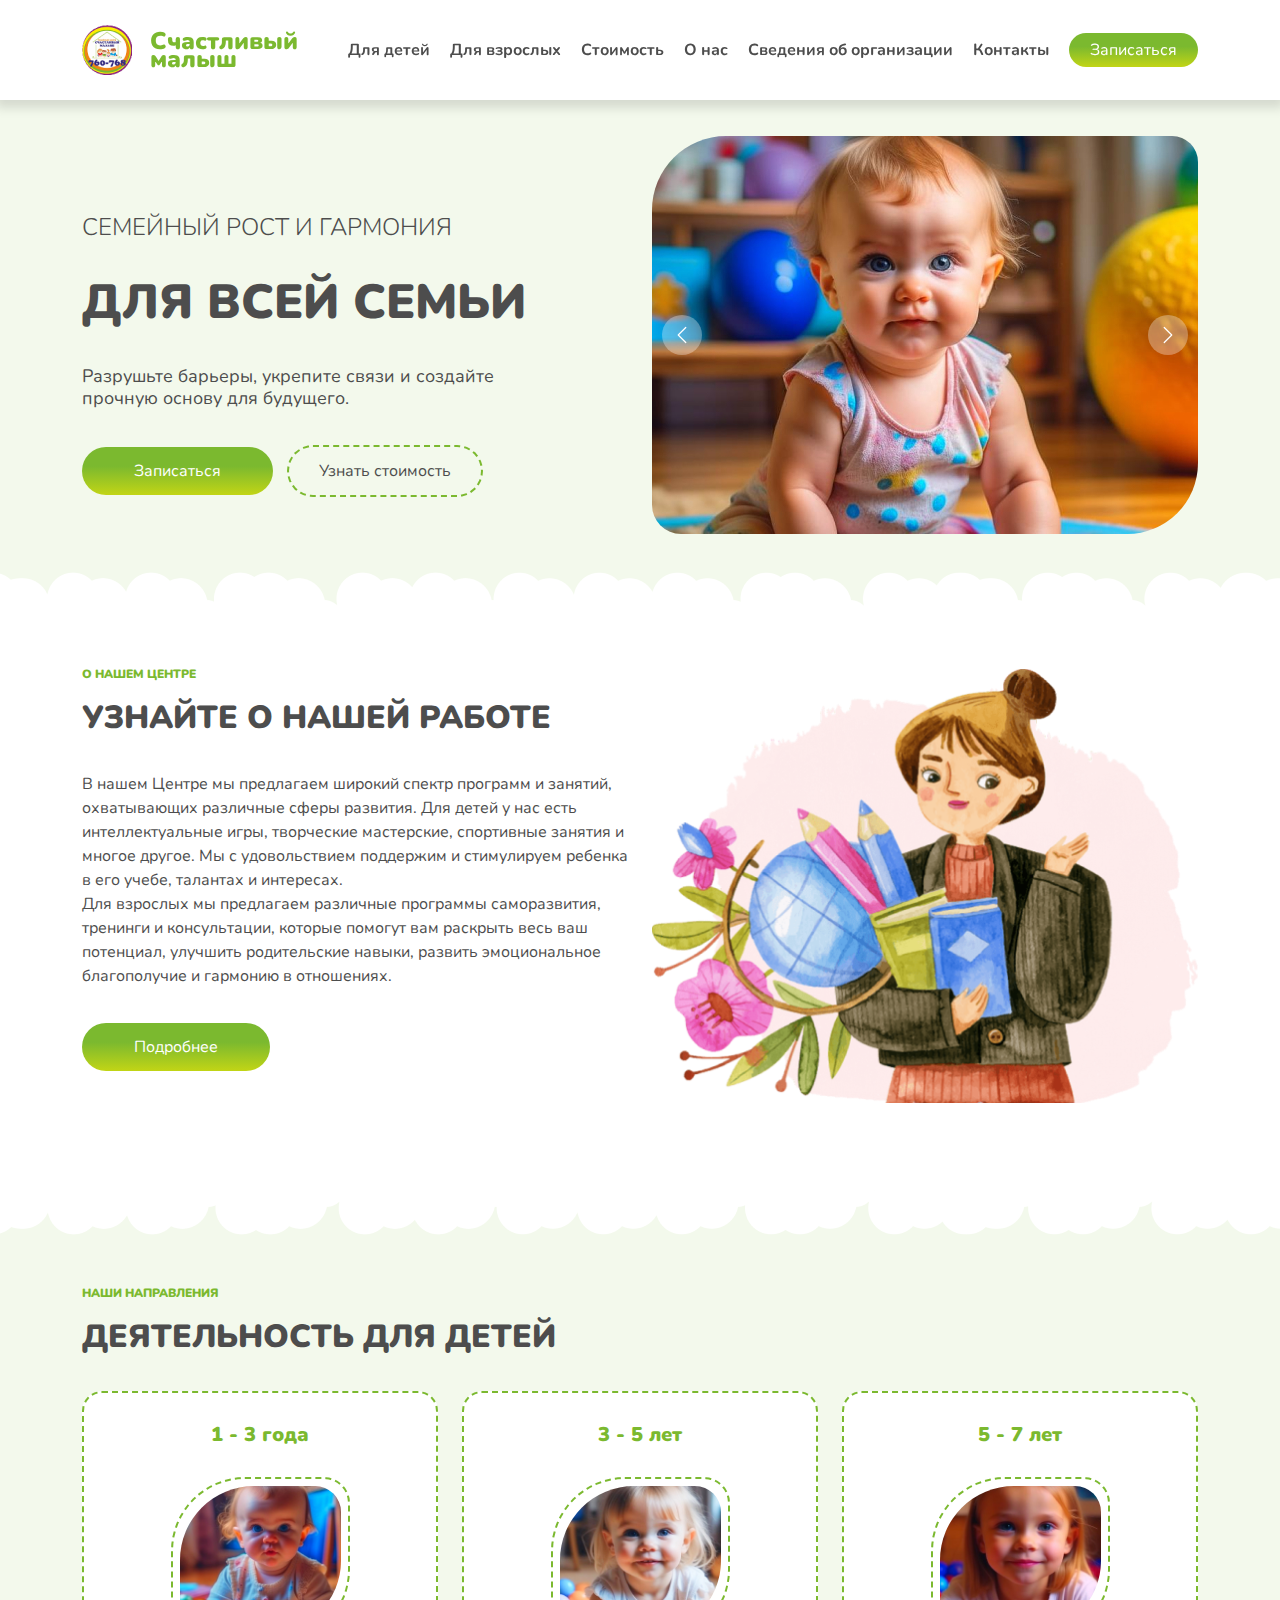
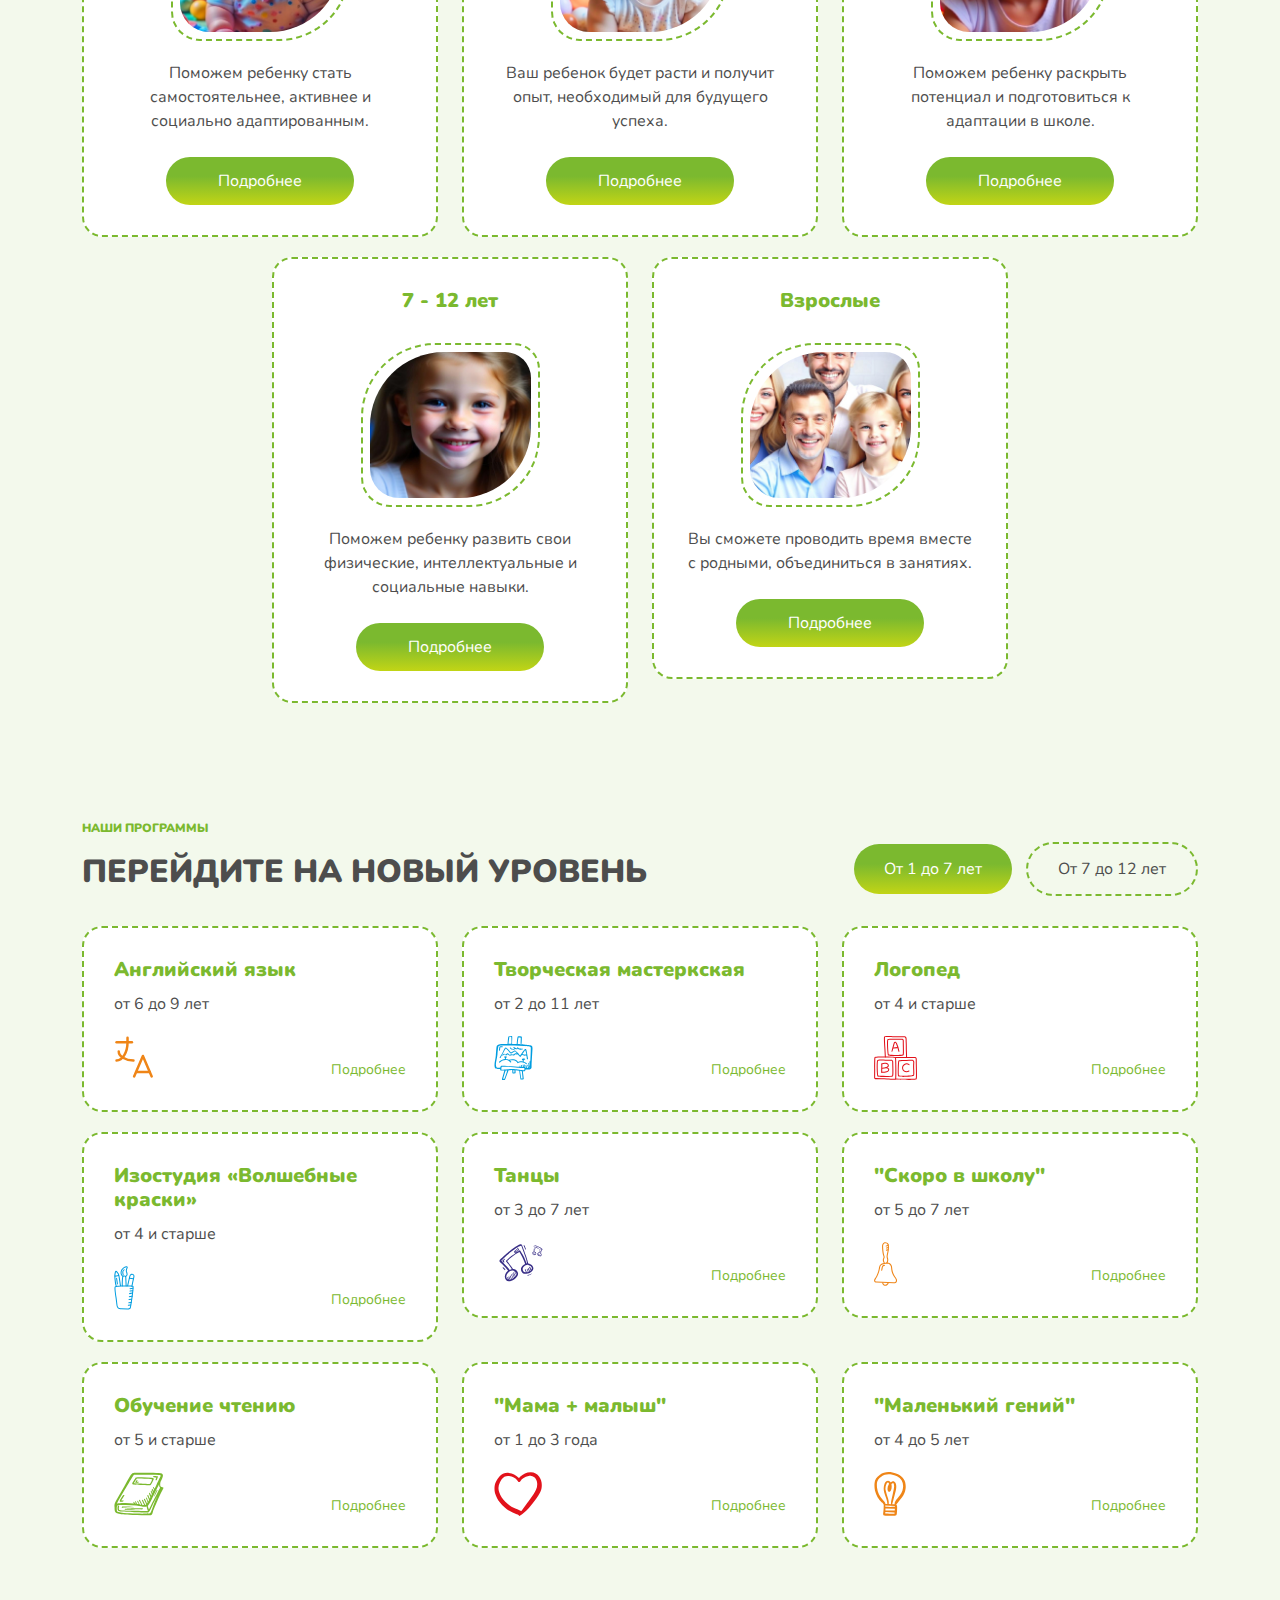
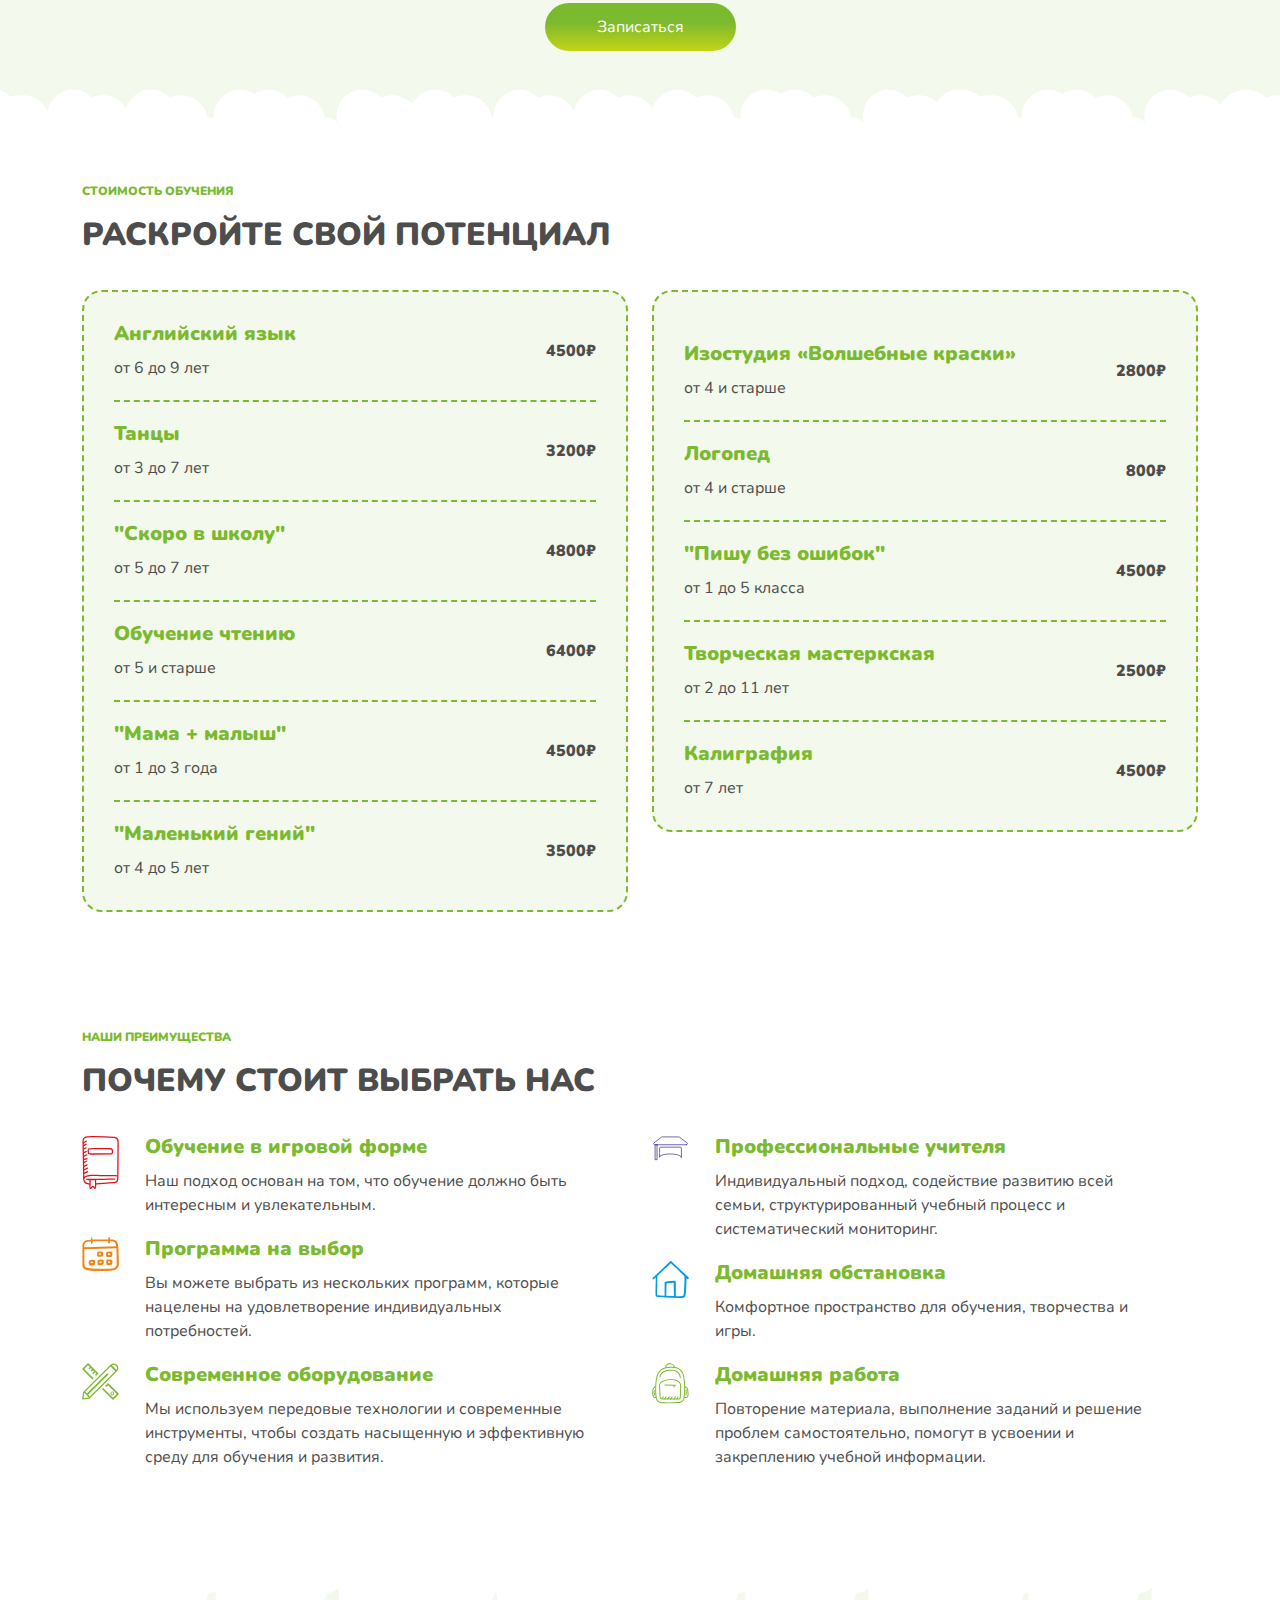
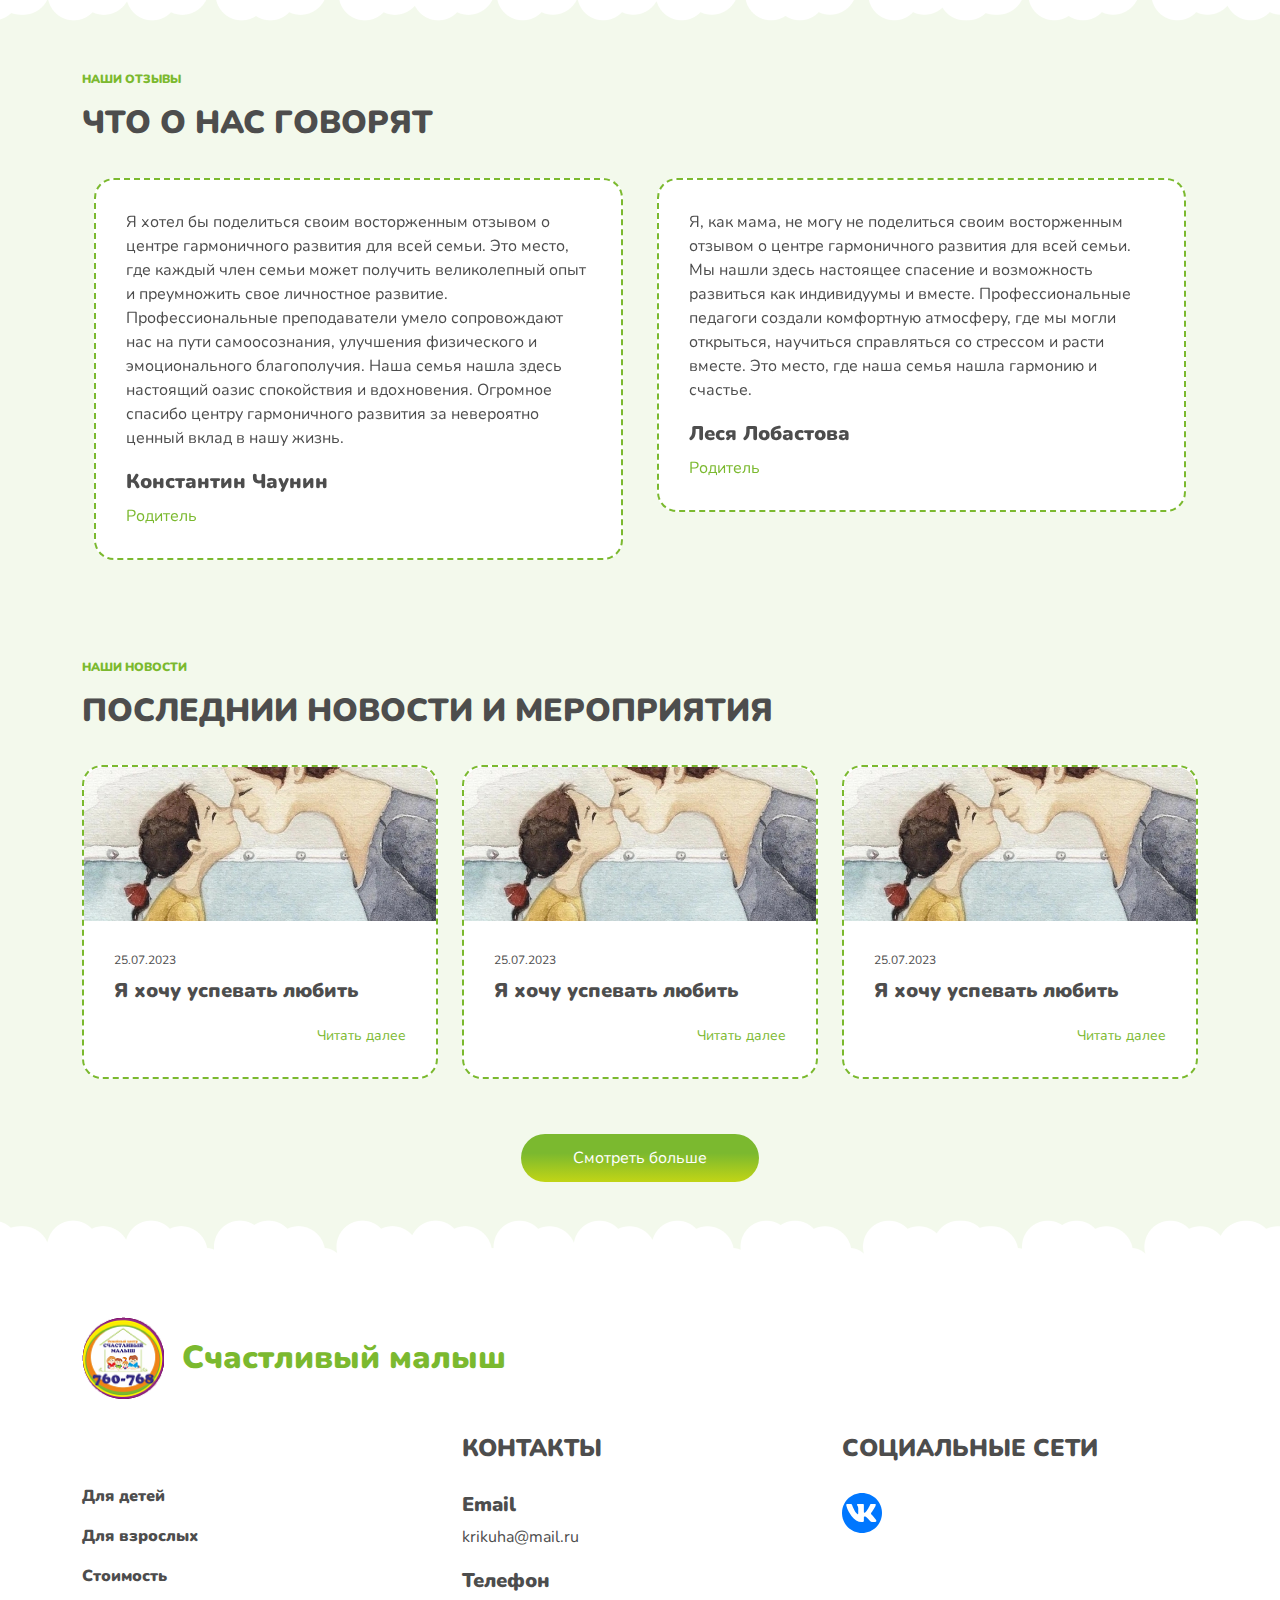
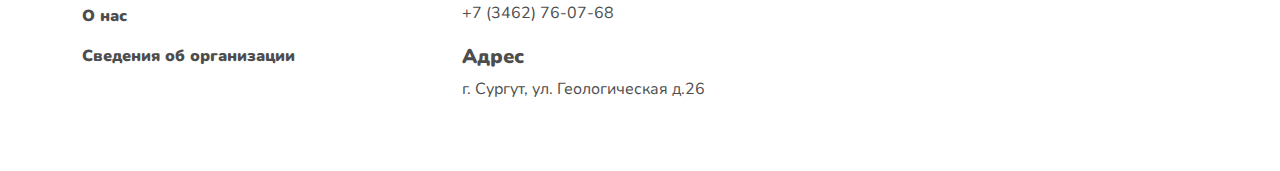
<file: index.html>
<!DOCTYPE html>
<html lang="en">
    <head>
        <meta charset="UTF-8">
        <meta name="viewport" content="width=device-width, initial-scale=1.0">
        <title>Счастливый малыш</title>
        <!--CSS-->
        <link rel="stylesheet" href="assets/css/style.css" type="text/css">
        <!--Bootstrap CSS-->
        <link href="assets/css/bootstrap.min.css" rel="stylesheet">
        <!--Owl Slider CSS-->
        <link src="assets/css/owl.carousel.min.css">
        <link src="assets/css/owl.theme.default.min.css">
    </head>
    <body>
        <nav class="navbar navbar-expand-lg fixed-top">
            <div class="container">
                <a class="navbar-brand d-flex align-items-center" href="#">
                    <img src="assets/img/logo.png" alt="logo">
                    <h3 class="mb-0">Счастливый<br>малыш</h3>
                </a>
                <button class="navbar-toggler" type="button" data-bs-toggle="collapse" data-bs-target="#navbarSupportedContent" aria-controls="navbarSupportedContent" aria-expanded="false" aria-label="Toggle navigation">
                    <img src="assets/img/menu.svg" alt="menu">
                </button>
                <div class="collapse navbar-collapse" id="navbarSupportedContent">
                    <ul class="navbar-nav ms-auto me-md-auto-">
                        <li class="nav-item dropdown h-100 my-auto">
                            <a class="nav-link dropdown-toggle" href="#" role="button" data-bs-toggle="dropdown" aria-expanded="false">
                                Для детей
                            </a>
                            <ul class="dropdown-menu">
                                <li><a class="dropdown-item" href="#">Для детей</a></li>
                                <li><a class="dropdown-item" href="#">Для детей</a></li>
                                <li><a class="dropdown-item" href="#">Для детей</a></li>
                            </ul>
                        </li>
                        <li class="nav-item dropdown h-100 my-auto">
                            <a class="nav-link dropdown-toggle" href="#" role="button" data-bs-toggle="dropdown" aria-expanded="false">
                                Для взрослых
                            </a>
                            <ul class="dropdown-menu">
                                <li><a class="dropdown-item" href="#">Для Взрослых</a></li>
                                <li><a class="dropdown-item" href="#">Для Взрослых</a></li>
                                <li><a class="dropdown-item" href="#">Для Взрослых</a></li>
                            </ul>
                        </li>
                        <li class="nav-item dropdown h-100 my-auto">
                            <a class="nav-link" href="#">Стоимость</a>
                        </li>
                        <li class="nav-item dropdown h-100 my-auto">
                            <a class="nav-link dropdown-toggle" href="#" role="button" data-bs-toggle="dropdown" aria-expanded="false">
                                О нас
                            </a>
                            <ul class="dropdown-menu">
                                <li><a class="dropdown-item" href="#">О нас</a></li>
                                <li><a class="dropdown-item" href="#">О нас</a></li>
                                <li><a class="dropdown-item" href="#">О нас</a></li>
                            </ul>
                        </li>
                        <li class="nav-item dropdown h-100 my-auto">
                            <a class="nav-link dropdown-toggle" href="#" role="button" data-bs-toggle="dropdown" aria-expanded="false">
                                Сведения об организации
                            </a>
                            <ul class="dropdown-menu">
                                <li><a class="dropdown-item" href="#">Документы</a></li>
                                <li><a class="dropdown-item" href="#">Документы</a></li>
                                <li><a class="dropdown-item" href="#">Документы</a></li>
                            </ul>
                        </li>
                        <li class="nav-item dropdown h-100 my-auto">
                            <a class="nav-link" href="#">Контакты</a>
                        </li>
                        <div class="btn-nav">
                            <button class="btn">Записаться</button>
                        </div>
                    </ul>
                </div>
            </div>
        </nav>

            <!--Slider-->
            <div class="slider">
                <div class="container">
                    <div class="row">
                        <div class="col-xl-6 col-lg-6 col-md-6 col-sm-12 col-12 position-relative h-100">
                            <div class="slider-title">
                                <h3 class="text-uppercase">Семейный рост и гармония</h3>
                                <h1 class="text-uppercase">Для всей семьи</h1>
                                <h5 class="mb-0">Разрушьте барьеры, укрепите связи и создайте прочную основу для будущего.</h5>
                                <div class="btn-slider d-xl-flex d-sm-flex d-block s align-items-center">
                                    <div class="btn-block">
                                        <button class="btn">Записаться</button>
                                    </div>
                                    <div class="btn-dash">
                                        <button class="btn">Узнать стоимость</button>
                                    </div>
                                </div>
                            </div>
                        </div>
                        <div class="col-xl-6 col-lg-6 col-md-6 col-sm-12 col-12 position-relative">
                            <div id="carouselExample" class="carousel slide carousel-fade" data-bs-ride="carousel" data-bs-touch="true">
                                <div class="carousel-inner h-100">
                                  <div class="carousel-item h-100 active">
                                    <img src="assets/img/slider-1.jpg" class="d-block w-100" alt="slider">
                                  </div>
                                  <div class="carousel-item h-100">
                                    <img src="assets/img/slider-2.jpg" class="d-block w-100" alt="slider">
                                  </div>
                                </div>
                                <button class="carousel-control-prev" type="button" data-bs-target="#carouselExample" data-bs-slide="prev">
                                  <span class="carousel-control-prev-icon" aria-hidden="true"></span>
                                  <span class="visually-hidden">Previous</span>
                                </button>
                                <button class="carousel-control-next" type="button" data-bs-target="#carouselExample" data-bs-slide="next">
                                  <span class="carousel-control-next-icon" aria-hidden="true"></span>
                                  <span class="visually-hidden">Next</span>
                                </button>
                              </div>
                        </div>
                    </div>
                </div>
                <div class="clouds-bottom">
                    <img src="assets/img/clouds-bottom.png" alt="clouds">
                </div>
            </div>

        <div class="about">
            <div class="container">
                <div class="row">
                    <div class="col-xl-6 col-lg-6 col-md-6 col-12 d-xl-none d-md-none d-block">
                        <div class="about-img text-end d-flex align-items-center">
                            <img src="assets/img/about.png" alt="about">
                        </div>
                    </div>
                    <div class="col-xl-6 col-lg-6 col-md-6 col-12">
                        <div class="title-block">
                            <h6 class="text-uppercase">О нашем центре</h6>
                            <h2 class="text-uppercase">Узнайте о нашей работе</h2>
                        </div>
                        <div class="text">
                            <p class="mb-0">
                                В нашем Центре мы предлагаем широкий спектр программ и занятий, охватывающих различные сферы развития. Для детей у нас есть интеллектуальные игры, творческие мастерские, спортивные занятия и многое другое. Мы с удовольствием поддержим и стимулируем ребенка в его учебе, талантах и интересах.
                            <br>
                            Для взрослых мы предлагаем различные программы саморазвития, тренинги и консультации, которые помогут вам раскрыть весь ваш потенциал, улучшить родительские навыки, развить эмоциональное благополучие и гармонию в отношениях.
                            </p>
                        </div>
                        <div class="btn-block">
                            <button class="btn">Подробнее</button>
                        </div>
                    </div>
                    <div class="col-xl-6 col-lg-6 col-md-6 col-12 d-xl-block d-md-block d-none">
                        <div class="about-img text-end d-flex align-items-center">
                            <img src="assets/img/about.png" alt="about">
                        </div>
                    </div>
                </div>
            </div>
        </div>

        <div class="activities">
            <div class="clouds-top">
                <img src="assets/img/clouds-top.png" alt="clouds">
            </div>
            <div class="container">
                <div class="row justify-content-center">
                    <div class="title-block">
                        <h6 class="text-uppercase">Наши направления</h6>
                        <h2 class="text-uppercase">Деятельность для детей</h2>
                    </div>
                    <div class="col-xl-4 col-lg-4 col-md-6 col-sm-6 col-12">
                        <div class="card mx-auto">
                            <div class="card-header">
                                <h4 class="card-title text-center">1 - 3 года</h4>
                            </div>
                            <div class="border-img text-center mx-auto">
                                <img src="assets/img/card-1.jpg" alt="activities">
                            </div>
                            <div class="card-body">
                                <p class="card-text text-center mb-0">Поможем ребенку стать самостоятельнее, активнее и социально адаптированным.</p>
                                <div class="btn-block text-center">
                                    <button class="btn">Подробнее</button>
                                </div>
                            </div>
                        </div>
                    </div>
                    <div class="col-xl-4 col-lg-4 col-md-6 col-sm-6 col-12">
                        <div class="card mx-auto">
                            <div class="card-header">
                                <h4 class="card-title text-center">3 - 5 лет</h4>
                            </div>
                            <div class="border-img text-center mx-auto">
                                <img src="assets/img/card-2.jpg" alt="activities">
                            </div>
                            <div class="card-body">
                                <p class="card-text text-center mb-0">Ваш ребенок будет расти и получит опыт, необходимый для будущего успеха.</p>
                                <div class="btn-block text-center">
                                    <button class="btn">Подробнее</button>
                                </div>
                            </div>
                        </div>
                    </div>
                    <div class="col-xl-4 col-lg-4 col-md-6 col-sm-6 col-12">
                        <div class="card mx-auto">
                            <div class="card-header">
                                <h4 class="card-title text-center">5 - 7 лет</h4>
                            </div>
                            <div class="border-img text-center mx-auto">
                                <img src="assets/img/card-3.jpg" alt="activities">
                            </div>
                            <div class="card-body">
                                <p class="card-text text-center mb-0">Поможем ребенку раскрыть потенциал и подготовиться к адаптации в школе.</p>
                                <div class="btn-block text-center">
                                    <button class="btn">Подробнее</button>
                                </div>
                            </div>
                        </div>
                    </div>
                    <div class="col-xl-4 col-lg-4 col-md-6 col-sm-6 col-12">
                        <div class="card mx-auto">
                            <div class="card-header">
                                <h4 class="card-title text-center">7 - 12 лет</h4>
                            </div>
                            <div class="border-img text-center mx-auto">
                                <img src="assets/img/card-4.jpg" alt="activities">
                            </div>
                            <div class="card-body">
                                <p class="card-text text-center mb-0">Поможем ребенку развить свои физические, интеллектуальные и социальные навыки.</p>
                                <div class="btn-block text-center">
                                    <button class="btn">Подробнее</button>
                                </div>
                            </div>
                        </div>
                    </div>
                    <div class="col-xl-4 col-lg-4 col-md-6 col-sm-6 col-12">
                        <div class="card mx-auto">
                            <div class="card-header">
                                <h4 class="card-title text-center">Взрослые</h4>
                            </div>
                            <div class="border-img text-center mx-auto">
                                <img src="assets/img/card-5.jpg" alt="activities">
                            </div>
                            <div class="card-body">
                                <p class="card-text text-center mb-0">Вы сможете проводить время вместе с родными, объединиться в занятиях.</p>
                                <div class="btn-block text-center">
                                    <button class="btn">Подробнее</button>
                                </div>
                            </div>
                        </div>
                    </div>
                </div>
            </div>
        </div>

        <div class="programms">
            <div class="container">
                <div class="row">
                    <div class="title-btn d-xl-flex d-md-flex d-block align-items-end justify-content-between">
                        <div class="title-block">
                            <h6 class="text-uppercase">Наши программы</h6>
                            <h2 class="text-uppercase">Перейдите на новый уровень</h2>
                        </div>
                        <div class="d-xl-flex d-sm-flex d-block s align-items-center" id="selectAge" role="tablist">
                            <div class="btn-dash" role="presentation">
                                <button class="btn active mt-0 ms-0" id="preschoolers-tab" href="#preschoolers" data-bs-toggle="tab" role="tab" aria-controls="preschoolers" aria-selected="true" aria-expanded="true">От 1 до 7 лет</button>
                            </div>
                            <div class="btn-dash" role="presentation">
                                <button class="btn" href="#pupils" id="pupils-tab" data-bs-toggle="tab" role="tab" aria-controls="pupils" aria-selected="false" aria-expanded="false">От 7 до 12 лет</button>
                            </div>
                        </div>
                    </div>
                    <div class="tab-content" id="selectAge">
                            
                            <!-- Description Content -->
                            <div class="tab-pane fade active show" id="preschoolers" role="tabpanel" aria-labelledby="preschoolers-tab" aria-expanded="true">
                                <div class="preschoolers row">
                                    <div class="col-xl-4 col-lg-4 col-md-4 col-sm-6 col-12">
                                        <div class="card mx-auto">
                                            <div class="card-header">
                                                <h4>Английский язык</h4>
                                                <p>от 6 до 9 лет</p>
                                            </div>
                                            <div class="card-body d-flex align-items-end justify-content-between">
                                                <img src="assets/img/programm-3.svg" alt="programm">
                                                <a href="#" class="d-block">Подробнее</a>
                                            </div>
                                        </div>
                                    </div>
                                    <div class="col-xl-4 col-lg-4 col-md-4 col-sm-6 col-12">
                                        <div class="card mx-auto">
                                            <div class="card-header">
                                                <h4>Творческая мастеркская</h4>
                                                <p>от 2 до 11 лет</p>
                                            </div>
                                            <div class="card-body d-flex align-items-end justify-content-between">
                                                <img src="assets/img/programm-5.svg" alt="programm">
                                                <a href="#" class="d-block">Подробнее</a>
                                            </div>
                                        </div>
                                    </div>
                                    <div class="col-xl-4 col-lg-4 col-md-4 col-sm-6 col-12">
                                        <div class="card mx-auto">
                                            <div class="card-header">
                                                <h4>Логопед</h4>
                                                <p>от 4 и старше</p>
                                            </div>
                                            <div class="card-body d-flex align-items-end justify-content-between">
                                                <img src="assets/img/programm-7.svg" alt="programm">
                                                <a href="#" class="d-block">Подробнее</a>
                                            </div>
                                        </div>
                                    </div>
                                    <div class="col-xl-4 col-lg-4 col-md-4 col-sm-6 col-12">
                                        <div class="card mx-auto">
                                            <div class="card-header">
                                                <h4>Изостудия «Волшебные краски»</h4>
                                                <p>от 4 и старше</p>
                                            </div>
                                            <div class="card-body d-flex align-items-end justify-content-between">
                                                <img src="assets/img/programm-8.svg" alt="programm">
                                                <a href="#" class="d-block">Подробнее</a>
                                            </div>
                                        </div>
                                    </div>
                                    <div class="col-xl-4 col-lg-4 col-md-4 col-sm-6 col-12">
                                        <div class="card mx-auto">
                                            <div class="card-header">
                                                <h4>Танцы</h4>
                                                <p>от 3 до 7 лет</p>
                                            </div>
                                            <div class="card-body d-flex align-items-end justify-content-between">
                                                <img src="assets/img/programm-1.svg" alt="programm">
                                                <a href="#" class="d-block">Подробнее</a>
                                            </div>
                                        </div>
                                    </div>
                                    <div class="col-xl-4 col-lg-4 col-md-4 col-sm-6 col-12">
                                        <div class="card mx-auto">
                                            <div class="card-header">
                                                <h4>"Скоро в школу"</h4>
                                                <p>от 5 до 7 лет</p>
                                            </div>
                                            <div class="card-body d-flex align-items-end justify-content-between">
                                                <img src="assets/img/programm-9.svg" alt="programm">
                                                <a href="#" class="d-block">Подробнее</a>
                                            </div>
                                        </div>
                                    </div>
                                    <div class="col-xl-4 col-lg-4 col-md-4 col-sm-6 col-12">
                                        <div class="card mx-auto">
                                            <div class="card-header">
                                                <h4>Обучение чтению</h4>
                                                <p>от 5 и старше</p>
                                            </div>
                                            <div class="card-body d-flex align-items-end justify-content-between">
                                                <img src="assets/img/programm-4.svg" alt="programm">
                                                <a href="#" class="d-block">Подробнее</a>
                                            </div>
                                        </div>
                                    </div>
                                    <div class="col-xl-4 col-lg-4 col-md-4 col-sm-6 col-12">
                                        <div class="card mx-auto">
                                            <div class="card-header">
                                                <h4>"Мама + малыш"</h4>
                                                <p>от 1 до 3 года</p>
                                            </div>
                                            <div class="card-body d-flex align-items-end justify-content-between">
                                                <img src="assets/img/programm-10.svg" alt="programm">
                                                <a href="#" class="d-block">Подробнее</a>
                                            </div>
                                        </div>
                                    </div>
                                    <div class="col-xl-4 col-lg-4 col-md-4 col-sm-6 col-12">
                                        <div class="card mx-auto">
                                            <div class="card-header">
                                                <h4>"Маленький гений"</h4>
                                                <p>от 4 до 5 лет</p>
                                            </div>
                                            <div class="card-body d-flex align-items-end justify-content-between">
                                                <img src="assets/img/programm-11.svg" alt="programm">
                                                <a href="#" class="d-block">Подробнее</a>
                                            </div>
                                        </div>
                                    </div>
                                </div>
                            </div>
                            
                            <!-- Additional Content -->
                            <div class="tab-pane fade" id="pupils" role="tabpanel" aria-labelledby="pupils-tab" aria-expanded="false">
                                <div class="pupils row">
                                    <div class="col-xl-4 col-lg-4 col-md-4 col-sm-6 col-12">
                                        <div class="card mx-auto">
                                            <div class="card-header">
                                                <h4>Английский язык</h4>
                                                <p>от 6 до 9 лет</p>
                                            </div>
                                            <div class="card-body d-flex align-items-end justify-content-between">
                                                <img src="assets/img/programm-3.svg" alt="programm">
                                                <a href="#" class="d-block">Подробнее</a>
                                            </div>
                                        </div>
                                    </div>
                                    <div class="col-xl-4 col-lg-4 col-md-4 col-sm-6 col-12">
                                        <div class="card mx-auto">
                                            <div class="card-header">
                                                <h4>Изостудия «Волшебные краски»</h4>
                                                <p>от 4 и старше</p>
                                            </div>
                                            <div class="card-body d-flex align-items-end justify-content-between">
                                                <img src="assets/img/programm-8.svg" alt="programm">
                                                <a href="#" class="d-block">Подробнее</a>
                                            </div>
                                        </div>
                                    </div>
                                    <div class="col-xl-4 col-lg-4 col-md-4 col-sm-6 col-12">
                                        <div class="card mx-auto">
                                            <div class="card-header">
                                                <h4>Логопед</h4>
                                                <p>от 4 и старше</p>
                                            </div>
                                            <div class="card-body d-flex align-items-end justify-content-between">
                                                <img src="assets/img/programm-7.svg" alt="programm">
                                                <a href="#" class="d-block">Подробнее</a>
                                            </div>
                                        </div>
                                    </div>
                                    <div class="col-xl-4 col-lg-4 col-md-4 col-sm-6 col-12">
                                        <div class="card mx-auto">
                                            <div class="card-header">
                                                <h4>"Пишу без ошибок"</h4>
                                                <p>от 1 до 5 класса</p>
                                            </div>
                                            <div class="card-body d-flex align-items-end justify-content-between">
                                                <img src="assets/img/programm-12.svg" alt="programm">
                                                <a href="#" class="d-block">Подробнее</a>
                                            </div>
                                        </div>
                                    </div>
                                    <div class="col-xl-4 col-lg-4 col-md-4 col-sm-6 col-12">
                                        <div class="card mx-auto">
                                            <div class="card-header">
                                                <h4>Творческая мастеркская</h4>
                                                <p>от 2 до 11 лет</p>
                                            </div>
                                            <div class="card-body d-flex align-items-end justify-content-between">
                                                <img src="assets/img/programm-5.svg" alt="programm">
                                                <a href="#" class="d-block">Подробнее</a>
                                            </div>
                                        </div>
                                    </div>
                                    <div class="col-xl-4 col-lg-4 col-md-4 col-sm-6 col-12">
                                        <div class="card mx-auto">
                                            <div class="card-header">
                                                <h4>Калиграфия</h4>
                                                <p>от 7 лет</p>
                                            </div>
                                            <div class="card-body d-flex align-items-end justify-content-between">
                                                <img src="assets/img/programm-6.svg" alt="programm">
                                                <a href="#" class="d-block">Подробнее</a>
                                            </div>
                                        </div>
                                    </div>
                                </div>
                            </div>
                    </div>
                    <div class="btn-block text-center">
                        <button class="btn">Записаться</button>
                    </div>
                </div>
            </div>
            <div class="clouds-bottom">
                <img src="assets/img/clouds-bottom.png" alt="clouds">
            </div>
        </div>
        
        <div class="price">
            <div class="container">
                <div class="row">
                    <div class="title-block">
                        <h6 class="text-uppercase">Стоимость обучения</h6>
                        <h2 class="text-uppercase">Раскройте свой потенциал</h2>
                    </div>
                    <div class="col-6">
                        <div class="card">
                            <div class="price-block pt-0 d-xl-flex d-sm-flex d-block align-items-center justify-content-between">
                                <div class="card-header">
                                    <h4 class="w-auto">Английский язык</h4>
                                    <p class="w-auto">от 6 до 9 лет</p>
                                </div>
                                <div class="card-body">
                                    <p class="text-end">4500₽</p>
                                </div>
                            </div>
                            <div class="price-block d-xl-flex d-sm-flex d-block align-items-center justify-content-between">
                                <div class="card-header">
                                    <h4>Танцы</h4>
                                    <p>от 3 до 7 лет</p>
                                </div>
                                <div class="card-body">
                                    <p class="text-end">3200₽</p>
                                </div>
                            </div>
                            <div class="price-block d-xl-flex d-sm-flex d-block align-items-center justify-content-between">
                                <div class="card-header">
                                    <h4>"Скоро в школу"</h4>
                                    <p>от 5 до 7 лет</p>
                                </div>
                                <div class="card-body">
                                    <p class="text-end">4800₽</p>
                                </div>
                            </div>
                            <div class="price-block d-xl-flex d-sm-flex d-block align-items-center justify-content-between">
                                <div class="card-header">
                                    <h4>Обучение чтению</h4>
                                    <p>от 5 и старше</p>
                                </div>
                                <div class="card-body">
                                    <p class="text-end">6400₽</p>
                                </div>
                            </div>
                            <div class="price-block d-xl-flex d-sm-flex d-block align-items-center justify-content-between">
                                <div class="card-header">
                                    <h4>"Мама + малыш"</h4>
                                    <p>от 1 до 3 года</p>
                                </div>
                                <div class="card-body">
                                    <p class="text-end">4500₽</p>
                                </div>
                            </div>
                            <div class="price-block pb-0 border-bottom-0 d-xl-flex d-sm-flex d-block align-items-center justify-content-between">
                                <div class="card-header">
                                    <h4>"Маленький гений"</h4>
                                    <p>от 4 до 5 лет</p>
                                </div>
                                <div class="card-body">
                                    <p class="text-end">3500₽</p>
                                </div>
                            </div>
                        </div>
                    </div>

                    <div class="col-6">
                        <div class="card">
                            <div class="price-block d-xl-flex d-sm-flex d-block align-items-center justify-content-between">
                                <div class="card-header">
                                    <h4>Изостудия «Волшебные краски»</h4>
                                    <p>от 4 и старше</p>
                                </div>
                                <div class="card-body">
                                    <p class="text-end">2800₽</p>
                                </div>
                            </div>
                            <div class="price-block d-xl-flex d-sm-flex d-block align-items-center justify-content-between">
                                <div class="card-header">
                                    <h4>Логопед</h4>
                                    <p>от 4 и старше</p>
                                </div>
                                <div class="card-body">
                                    <p class="text-end">800₽</p>
                                </div>
                            </div>
                            <div class="price-block d-xl-flex d-sm-flex d-block align-items-center justify-content-between">
                                <div class="card-header">
                                    <h4>"Пишу без ошибок"</h4>
                                    <p>от 1 до 5 класса</p>
                                </div>
                                <div class="card-body">
                                    <p class="text-end">4500₽</p>
                                </div>
                            </div>
                            <div class="price-block d-xl-flex d-sm-flex d-block align-items-center justify-content-between">
                                <div class="card-header">
                                    <h4>Творческая мастеркская</h4>
                                    <p>от 2 до 11 лет</p>
                                </div>
                                <div class="card-body">
                                    <p class="text-end">2500₽</p>
                                </div>
                            </div>
                            <div class="price-block pb-0 border-bottom-0 d-xl-flex d-sm-flex d-block align-items-center justify-content-between">
                                <div class="card-header">
                                    <h4>Калиграфия</h4>
                                    <p>от 7 лет</p>
                                </div>
                                <div class="card-body">
                                    <p class="text-end">4500₽</p>
                                </div>
                            </div>
                        </div>
                    </div>
                </div>
            </div>
        </div>

        <div class="advantages">
            <div class="container">
                <div class="row">
                    <div class="title-block">
                        <h6 class="text-uppercase">Наши преимущества</h6>
                        <h2 class="text-uppercase">Почему стоит выбрать нас</h2>
                    </div>
                    <div class="col-xl-6 col-sm-6 col-12">
                        <div class="advantages-block d-flex align-items-start">
                            <div class="advantages-img">
                                <img src="assets/img/advantages-1.svg" alt="advantages">
                            </div>
                            <div class="text-advantages">
                                <h4>Обучение в игровой форме</h4>
                                <p>Наш подход основан на том, что обучение должно быть интересным и увлекательным.</p>
                            </div>
                        </div>
                        <div class="advantages-block d-flex align-items-start">
                            <div class="advantages-img">
                                <img src="assets/img/advantages-2.svg" alt="advantages">
                            </div>
                            <div class="text-advantages">
                                <h4>Программа на выбор</h4>
                                <p>Вы можете выбрать из нескольких программ, которые нацелены на удовлетворение индивидуальных потребностей.</p>
                            </div>
                        </div>
                        <div class="advantages-block d-flex align-items-start">
                            <div class="advantages-img">
                                <img src="assets/img/advantages-3.svg" alt="advantages">
                            </div>
                            <div class="text-advantages">
                                <h4>Современное оборудование</h4>
                                <p>Мы используем передовые технологии и современные инструменты, чтобы создать насыщенную и эффективную среду для обучения и развития.</p>
                            </div>
                        </div>
                    </div>
                    <div class="col-xl-6 col-sm-6 col-12">
                        <div class="advantages-block d-flex align-items-start">
                            <div class="advantages-img">
                                <img src="assets/img/advantages-4.svg" alt="advantages">
                            </div>
                            <div class="text-advantages">
                                <h4>Профессиональные учителя</h4>
                                <p>Индивидуальный подход, содействие развитию всей семьи, структурированный учебный процесс и систематический мониторинг.</p>
                            </div>
                        </div>
                        <div class="advantages-block d-flex align-items-start">
                            <div class="advantages-img">
                                <img src="assets/img/advantages-5.svg" alt="advantages">
                            </div>
                            <div class="text-advantages">
                                <h4>Домашняя обстановка</h4>
                                <p>Комфортное пространство для обучения, творчества и игры.</p>
                            </div>
                        </div>
                        <div class="advantages-block d-flex align-items-start">
                            <div class="advantages-img">
                                <img src="assets/img/advantages-6.svg" alt="advantages">
                            </div>
                            <div class="text-advantages">
                                <h4>Домашняя работа</h4>
                                <p>Повторение материала, выполнение заданий и решение проблем самостоятельно, помогут в усвоении и закреплению учебной информации.</p>
                            </div>
                        </div>
                    </div>
                </div>
            </div>
        </div>

        <div class="reviews">
            <div class="clouds-top">
                <img src="assets/img/clouds-top.png" alt="clouds">
            </div>
            <div class="container">
                <div class="row">
                    <div class="title-block">
                        <h6 class="text-uppercase">Наши отзывы</h6>
                        <h2 class="text-uppercase">Что о нас говорят</h2>
                    </div>
                    <div id="owl-demo-1" class="owl-carousel owl-theme mx-auto row" style="overflow-x:hidden;overflow-x: visible">
                        <article class="thumbnail item">
                            <div class="card">
                                <div class=" d-flex flex-column justify-content-between align-items-start h-100 mx-auto">
                                    <div class="card-body">
                                        <p class="mb-0">Я хотел бы поделиться своим восторженным отзывом о центре гармоничного развития для всей семьи. Это место, где каждый член семьи может получить великолепный опыт и преумножить свое личностное развитие. Профессиональные преподаватели умело сопровождают нас на пути самоосознания, улучшения физического и эмоционального благополучия. Наша семья нашла здесь настоящий оазис спокойствия и вдохновения. Огромное спасибо центру гармоничного развития за невероятно ценный вклад в нашу жизнь.</p>
                                    </div>
                                    <div class="card-header  d-flex flex-column align-items-start justify-content-end mb-0">
                                        <h4 class="text-start">Константин Чаунин</h4>
                                        <p class="mb-0 text-start">Родитель</p>
                                    </div>
                                </div>
                            </div>
                        </article>
                        <article class="thumbnail item">
                            <div class="card">
                                <div class=" d-flex flex-column justify-content-between align-items-start h-100 mx-auto">
                                    <div class="card-body">
                                        <p class="mb-0">Я, как мама, не могу не поделиться своим восторженным отзывом о центре гармоничного развития для всей семьи. Мы нашли здесь настоящее спасение и возможность развиться как индивидуумы и вместе. Профессиональные педагоги создали комфортную атмосферу, где мы могли открыться, научиться справляться со стрессом и расти вместе. Это место, где наша семья нашла гармонию и счастье.</p>
                                    </div>
                                    <div class="card-header  d-flex flex-column align-items-start justify-content-end mb-0">
                                        <h4 class="text-start">Леся Лобастова</h4>
                                        <p class="mb-0 text-start">Родитель</p>
                                    </div>
                                </div>
                            </div>
                        </article>
                    </div>
                </div>
            </div>
        </div>

        <div class="news">
            <div class="container">
                <div class="row">
                    <div class="title-block">
                        <h6 class="text-uppercase">Наши новости</h6>
                        <h2 class="text-uppercase">Последнии новости и мероприятия</h2>
                    </div>
                    <div class="col-xl-4 col-lg-4 col-md-4 col-12">
                        <a href="#">
                            <div class="card">
                                <div class="card-body">
                                    <img src="assets/img/news.jpg" alt="news">
                                </div>
                                <div class="card-header text-end">
                                    <p class="mb-0 text-start">25.07.2023</p>
                                    <h4 class="text-start">Я хочу успевать любить</h4>
                                    <div>
                                        <a href="#">Читать далее</a>
                                    </div>
                                </div>
                            </div>
                        </a>
                    </div>
                    <div class="col-xl-4 col-lg-4 col-md-4 col-12">
                        <a href="#">
                            <div class="card">
                                <div class="card-body">
                                    <img src="assets/img/news.jpg" alt="news">
                                </div>
                                <div class="card-header text-end">
                                    <p class="mb-0 text-start">25.07.2023</p>
                                    <h4 class="text-start">Я хочу успевать любить</h4>
                                    <div>
                                        <a href="#">Читать далее</a>
                                    </div>
                                </div>
                            </div>
                        </a>
                    </div>
                    <div class="col-xl-4 col-lg-4 col-md-4 col-12">
                        <a href="#">
                            <div class="card">
                                <div class="card-body">
                                    <img src="assets/img/news.jpg" alt="news">
                                </div>
                                <div class="card-header text-end">
                                    <p class="mb-0 text-start">25.07.2023</p>
                                    <h4 class="text-start">Я хочу успевать любить</h4>
                                    <div>
                                        <a href="#">Читать далее</a>
                                    </div>
                                </div>
                            </div>
                        </a>
                    </div>
                    <div class="btn-block text-center">
                        <button class="btn">Смотреть больше</button>
                    </div>
                </div>
            </div>
            <div class="clouds-bottom">
                <img src="assets/img/clouds-bottom.png" alt="clouds">
            </div>
        </div>

        <div class="footer">
            <div class="container">
                <div class="row">
                    <div class="col-12">
                        <div class="footer-logo d-flex align-items-center">
                            <a class="navbar-brand d-flex align-items-center" href="#">
                                <img src="assets/img/logo-footer.png" alt="logo">
                            </a>
                            <a class="navbar-brand d-flex align-items-center" href="#">
                                <h2 class="mb-0">Счастливый малыш</h2>
                            </a>
                        </div>
                    </div>
                    <div class="nav-footer col-xl-4 col-lg-4 col-md-4 col-sm-4 col-12">
                        <ul class="list-group">
                            <li class="list-group-item border-0 ps-0 pt-0" data-bs-toggle="collapse" href="#collapseThree" role="button" aria-expanded="false" aria-controls="collapseThree">Для детей
                            </li>
                            <ul class="list-group collapse" id="collapseThree">
                                <li class="list-group-item border-0 ps-0">
                                    <a href="news.html">Для детей</a>
                                </li>
                            </ul>
                            <li class="list-group-item border-0 ps-0" data-bs-toggle="collapse" href="#collapseOne" role="button" aria-expanded="false" aria-controls="collapseOne">Для взрослых
                            </li>
                            <ul class="list-group collapse" id="collapseOne">
                                <li class="list-group-item border-0 ps-0">
                                    <a href="news.html">Для детей</a>
                                </li>
                            </ul>
                            <li class="list-group-item border-0 ps-0"><a href="feedback.html">Стоимость</a></li>
                            <li class="list-group-item border-0 ps-0" data-bs-toggle="collapse" href="#collapseTwo" role="button" aria-expanded="false" aria-controls="collapseTwo">О нас 
                            </li>
                            <ul class="list-group collapse" id="collapseTwo">
                                <li class="list-group-item border-0 ps-0">
                                    <a href="#">Галерея</a>
                                </li>
                                <li class="list-group-item border-0 ps-0">
                                    <a href="#">Новости</a>
                                </li>
                                <li class="list-group-item border-0 ps-0">
                                    <a href="#">О центре</a>
                                </li>
                                <li class="list-group-item border-0 ps-0">
                                    <a href="#">Отзывы</a>
                                </li>
                            </ul>
                            <li class="list-group-item border-0 ps-0" data-bs-toggle="collapse" href="#collapseFour" role="button" aria-expanded="false" aria-controls="collapseFour">Сведения об организации 
                            </li>
                            <ul class="list-group collapse" id="collapseFour">
                                <li class="list-group-item border-0 ps-0">
                                    <a href="#">Основные сведения</a>
                                </li>
                                <li class="list-group-item border-0 ps-0">
                                    <a href="#">Образование</a>
                                </li>
                            </ul>
                        </ul>
                      </div>
                      <div class="col-xl-4 col-lg-4 col-md-4 col-sm-4 col-12">
                        <div class="title-block">
                          <h3 class="text-start text-uppercase mt-0">Контакты</h3>
                        </div>
                        <div class="icon-block p-0 d-flex align-items-center justify-content-start">
                            <div class="contact-text">
                              <h4 class="text-start">Email</h4>
                              <p class="text-start mb-0">krikuha@mail.ru</p>
                            </div>
                          </div>
                          <div class="icon-block d-flex align-items-center justify-content-start">
                            <div class="contact-text">
                              <h4 class="text-start">Телефон</h4>
                              <p class="text-start mb-0">+7 (3462) 76-07-68</p>
                            </div>
                          </div>
                          <div class="icon-block d-flex align-items-center justify-content-start">
                            <div class="contact-text">
                              <h4 class="text-start">Адрес</h4>
                              <p class="text-start mb-0">г. Сургут, ул. Геологическая д.26</p>
                            </div>
                          </div>
                      </div>
                    <div class="col-xl-4 col-lg-4 col-md-4 col-sm-4 col-12">
                        <div class="title-block">
                            <h3 class="text-start text-uppercase mt-0">Социальные сети</h3>
                        </div>
                            <div class="social-icons d-flex align-items-center justify-content-start mt-0">
                                <a href="https://vk.com/happybaby_86" target="_blank">
                                    <img src="assets/img/vk.svg" alt="vk">
                                </a>
                            </div>
                    </div>
                </div>
            </div>
        </div>

    </body>
    <!--JQuery link-->
    <script src="assets/script/jquery.js"></script>
    <!--JS-->
    <script src="assets/script/owl.carousel.min.js"></script>
    <!--Bootstrap JS-->
    <script src="assets/script/bootstrap.bundle.min.js"></script>
    <!--JS-->
    <script src="assets/script/script.js"></script>
</html>
</file>
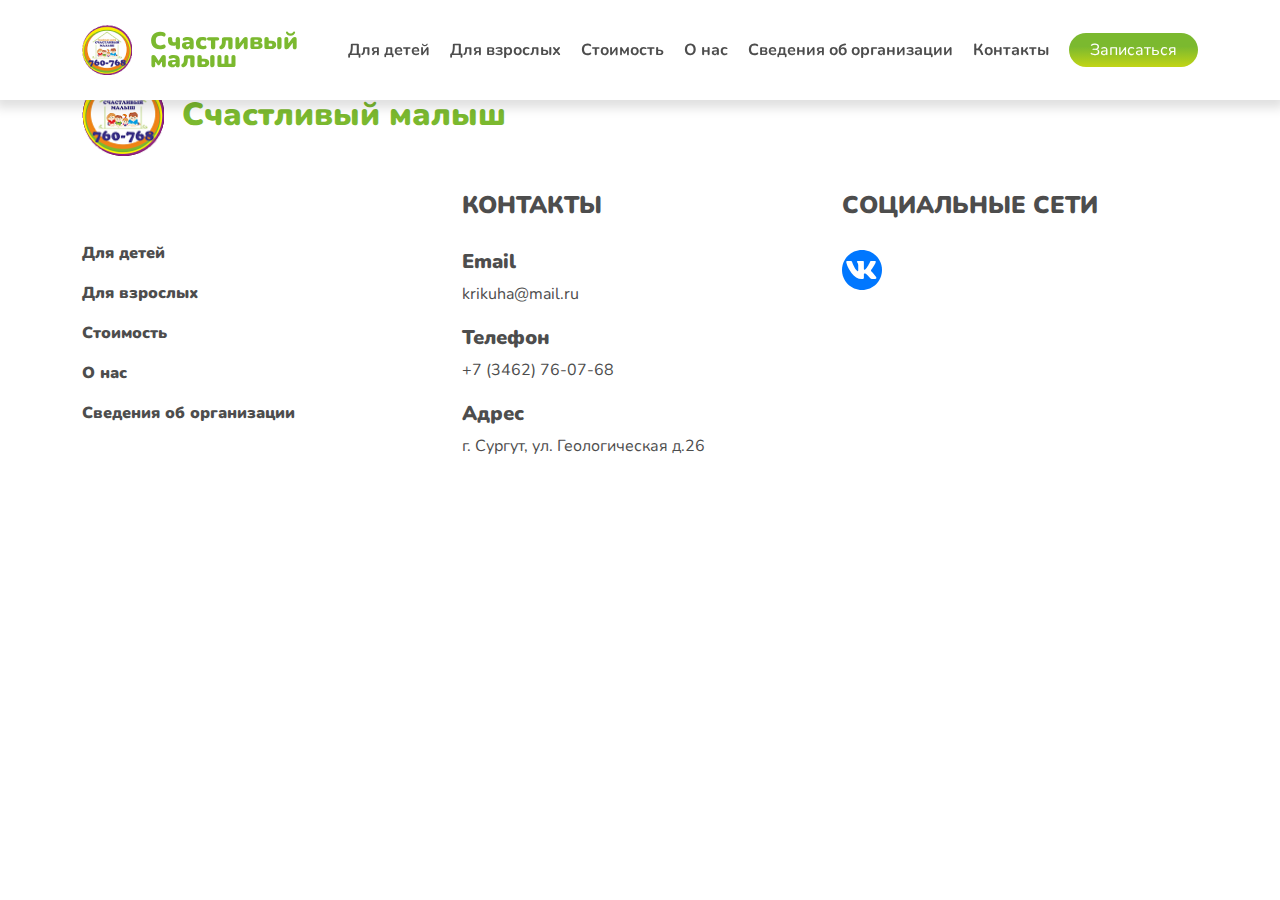
<file: post.html>
<!DOCTYPE html>
<html lang="en">
    <head>
        <meta charset="UTF-8">
        <meta name="viewport" content="width=device-width, initial-scale=1.0">
        <title>Счастливый малыш</title>
        <!--CSS-->
        <link rel="stylesheet" href="assets/css/style.css" type="text/css">
        <!--Bootstrap CSS-->
        <link href="assets/css/bootstrap.min.css" rel="stylesheet">
        <!--Owl Slider CSS-->
        <link src="assets/css/owl.carousel.min.css">
        <link src="assets/css/owl.theme.default.min.css">
    </head>
    <body>
        <nav class="navbar navbar-expand-lg fixed-top">
            <div class="container">
                <a class="navbar-brand d-flex align-items-center" href="#">
                    <img src="assets/img/logo.png" alt="logo">
                    <h3 class="mb-0">Счастливый<br>малыш</h3>
                </a>
                <button class="navbar-toggler" type="button" data-bs-toggle="collapse" data-bs-target="#navbarSupportedContent" aria-controls="navbarSupportedContent" aria-expanded="false" aria-label="Toggle navigation">
                    <img src="assets/img/menu.svg" alt="menu">
                </button>
                <div class="collapse navbar-collapse" id="navbarSupportedContent">
                    <ul class="navbar-nav ms-auto me-md-auto-">
                        <li class="nav-item dropdown h-100 my-auto">
                            <a class="nav-link dropdown-toggle" href="#" role="button" data-bs-toggle="dropdown" aria-expanded="false">
                                Для детей
                            </a>
                            <ul class="dropdown-menu">
                                <li><a class="dropdown-item" href="#">Action</a></li>
                                <li><a class="dropdown-item" href="#">Another action</a></li>
                                <li><hr class="dropdown-divider"></li>
                                <li><a class="dropdown-item" href="#">Something else here</a></li>
                            </ul>
                        </li>
                        <li class="nav-item dropdown h-100 my-auto">
                            <a class="nav-link dropdown-toggle" href="#" role="button" data-bs-toggle="dropdown" aria-expanded="false">
                                Для взрослых
                            </a>
                            <ul class="dropdown-menu">
                                <li><a class="dropdown-item" href="#">Action</a></li>
                                <li><a class="dropdown-item" href="#">Another action</a></li>
                                <li><hr class="dropdown-divider"></li>
                                <li><a class="dropdown-item" href="#">Something else here</a></li>
                            </ul>
                        </li>
                        <li class="nav-item dropdown h-100 my-auto">
                            <a class="nav-link" href="#">Стоимость</a>
                        </li>
                        <li class="nav-item dropdown h-100 my-auto">
                            <a class="nav-link dropdown-toggle" href="#" role="button" data-bs-toggle="dropdown" aria-expanded="false">
                                О нас
                            </a>
                            <ul class="dropdown-menu">
                                <li><a class="dropdown-item" href="#">Action</a></li>
                                <li><a class="dropdown-item" href="#">Another action</a></li>
                                <li><hr class="dropdown-divider"></li>
                                <li><a class="dropdown-item" href="#">Something else here</a></li>
                            </ul>
                        </li>
                        <li class="nav-item dropdown h-100 my-auto">
                            <a class="nav-link dropdown-toggle" href="#" role="button" data-bs-toggle="dropdown" aria-expanded="false">
                                Сведения об организации
                            </a>
                            <ul class="dropdown-menu">
                                <li><a class="dropdown-item" href="#">Action</a></li>
                                <li><a class="dropdown-item" href="#">Another action</a></li>
                                <li><hr class="dropdown-divider"></li>
                                <li><a class="dropdown-item" href="#">Something else here</a></li>
                            </ul>
                        </li>
                        <li class="nav-item dropdown h-100 my-auto">
                            <a class="nav-link" href="#">Контакты</a>
                        </li>
                        <div class="btn-nav">
                            <button class="btn">Записаться</button>
                        </div>
                    </ul>
                </div>
            </div>
        </nav>

        <div class="bg-page">
            .ti
        </div>

        <div class="footer">
            <div class="container">
                <div class="row">
                    <div class="col-12">
                        <div class="footer-logo d-flex align-items-center">
                            <a class="navbar-brand d-flex align-items-center" href="#">
                                <img src="assets/img/logo-footer.png" alt="logo">
                            </a>
                            <a class="navbar-brand d-flex align-items-center" href="#">
                                <h2 class="mb-0">Счастливый малыш</h2>
                            </a>
                        </div>
                    </div>
                    <div class="nav-footer col-xl-4 col-lg-4 col-md-4 col-sm-4 col-12">
                        <ul class="list-group">
                            <li class="list-group-item border-0 ps-0 pt-0" data-bs-toggle="collapse" href="#collapseThree" role="button" aria-expanded="false" aria-controls="collapseThree">Для детей
                            </li>
                            <ul class="list-group collapse" id="collapseThree">
                                <li class="list-group-item border-0 ps-0">
                                    <a href="news.html">Для детей</a>
                                </li>
                            </ul>
                            <li class="list-group-item border-0 ps-0" data-bs-toggle="collapse" href="#collapseOne" role="button" aria-expanded="false" aria-controls="collapseOne">Для взрослых
                            </li>
                            <ul class="list-group collapse" id="collapseOne">
                                <li class="list-group-item border-0 ps-0">
                                    <a href="news.html">Для детей</a>
                                </li>
                            </ul>
                            <li class="list-group-item border-0 ps-0"><a href="feedback.html">Стоимость</a></li>
                            <li class="list-group-item border-0 ps-0" data-bs-toggle="collapse" href="#collapseTwo" role="button" aria-expanded="false" aria-controls="collapseTwo">О нас 
                            </li>
                            <ul class="list-group collapse" id="collapseTwo">
                                <li class="list-group-item border-0 ps-0">
                                    <a href="#">Галерея</a>
                                </li>
                                <li class="list-group-item border-0 ps-0">
                                    <a href="#">Новости</a>
                                </li>
                                <li class="list-group-item border-0 ps-0">
                                    <a href="#">О центре</a>
                                </li>
                                <li class="list-group-item border-0 ps-0">
                                    <a href="#">Отзывы</a>
                                </li>
                            </ul>
                            <li class="list-group-item border-0 ps-0" data-bs-toggle="collapse" href="#collapseFour" role="button" aria-expanded="false" aria-controls="collapseFour">Сведения об организации 
                            </li>
                            <ul class="list-group collapse" id="collapseFour">
                                <li class="list-group-item border-0 ps-0">
                                    <a href="#">Основные сведения</a>
                                </li>
                                <li class="list-group-item border-0 ps-0">
                                    <a href="#">Образование</a>
                                </li>
                            </ul>
                        </ul>
                      </div>
                      <div class="col-xl-4 col-lg-4 col-md-4 col-sm-4 col-12">
                        <div class="title-block">
                          <h3 class="text-start text-uppercase mt-0">Контакты</h3>
                        </div>
                        <div class="icon-block p-0 d-flex align-items-center justify-content-start">
                            <div class="contact-text">
                              <h4 class="text-start">Email</h4>
                              <p class="text-start mb-0">krikuha@mail.ru</p>
                            </div>
                          </div>
                          <div class="icon-block d-flex align-items-center justify-content-start">
                            <div class="contact-text">
                              <h4 class="text-start">Телефон</h4>
                              <p class="text-start mb-0">+7 (3462) 76-07-68</p>
                            </div>
                          </div>
                          <div class="icon-block d-flex align-items-center justify-content-start">
                            <div class="contact-text">
                              <h4 class="text-start">Адрес</h4>
                              <p class="text-start mb-0">г. Сургут, ул. Геологическая д.26</p>
                            </div>
                          </div>
                      </div>
                    <div class="col-xl-4 col-lg-4 col-md-4 col-sm-4 col-12">
                        <div class="title-block">
                            <h3 class="text-start text-uppercase mt-0">Социальные сети</h3>
                        </div>
                            <div class="social-icons d-flex align-items-center justify-content-start mt-0">
                                <a href="https://vk.com/happybaby_86" target="_blank">
                                    <img src="assets/img/vk.svg" alt="vk">
                                </a>
                            </div>
                    </div>
                </div>
            </div>
        </div>

    </body>
    <!--JQuery link-->
    <script src="assets/script/jquery.js"></script>
    <!--JS-->
    <script src="assets/script/owl.carousel.min.js"></script>
    <!--Bootstrap JS-->
    <script src="assets/script/bootstrap.bundle.min.js"></script>
    <!--JS-->
    <script src="assets/script/script.js"></script>
</html>
</file>
<file: assets/css/style.css>
.news .btn-block .btn, .programms .btn-block .btn, .programms .btn-dash .btn.active, .activities .card .card-body .btn, .about .btn, .slider .btn-block .btn, .navbar .btn {
  background: -webkit-gradient(linear, left top, left bottom, color-stop(40%, #7BB92F), color-stop(150%, #FCEC00));
  background: linear-gradient(180deg, #7BB92F 40%, #FCEC00 150%);
  border: none !important;
  color: #fff !important;
  padding: 19px 52px;
  border-radius: 50px;
  font-size: 16px !important;
  line-height: 10px;
  margin-top: 35px;
  -webkit-transition: 0.5s ease;
  transition: 0.5s ease;
}
.news .btn-block .btn:hover, .programms .btn-block .btn:hover, .programms .btn-dash .btn.active:hover, .activities .card .card-body .btn:hover, .about .btn:hover, .slider .btn-block .btn:hover, .navbar .btn:hover {
  -webkit-transition: 0.7s ease;
  transition: 0.7s ease;
  -webkit-box-shadow: 0px 0px 10px 4px rgba(123, 185, 47, 0.64);
          box-shadow: 0px 0px 10px 4px rgba(123, 185, 47, 0.64);
}
@media (max-width: 1199px) {
  .news .btn-block .btn, .programms .btn-block .btn, .programms .btn-dash .btn.active, .activities .card .card-body .btn, .about .btn, .slider .btn-block .btn, .navbar .btn {
    font-size: 14px !important;
    margin-left: 5px;
  }
}

.programms .btn-dash .btn, .slider .btn-dash .btn {
  background: transparent;
  border: 2px dashed #7BB92F;
  color: #4D4D4D !important;
  padding: 19px 30px;
  border-radius: 50px;
  font-size: 16px !important;
  line-height: 10px;
  margin-top: 35px;
  -webkit-transition: 0.5s ease;
  transition: 0.5s ease;
}
.programms .btn-dash .btn:hover, .slider .btn-dash .btn:hover {
  -webkit-transition: 0.7s ease;
  transition: 0.7s ease;
  -webkit-box-shadow: 0px 0px 10px 4px rgba(123, 185, 47, 0.64);
          box-shadow: 0px 0px 10px 4px rgba(123, 185, 47, 0.64);
  color: #7BB92F !important;
}
@media (max-width: 1199px) {
  .programms .btn-dash .btn, .slider .btn-dash .btn {
    font-size: 14px !important;
    margin-left: 5px;
  }
}

.news .title-block h6, .reviews .title-block h6, .advantages .title-block h6, .price .title-block h6, .programms .title-block h6, .activities .title-block h6, .about .title-block h6 {
  color: #7BB92F;
  margin-bottom: 20px !important;
  line-height: 10px;
}
.news .title-block h2, .reviews .title-block h2, .advantages .title-block h2, .price .title-block h2, .programms .title-block h2, .activities .title-block h2, .about .title-block h2 {
  color: #4D4D4D;
  margin-bottom: 35px;
}

.news .card, .reviews .card, .price .card, .programms .card, .activities .card {
  border-radius: 20px;
  border: 2px dashed #7BB92F;
  width: 100%;
  padding: 30px;
  margin-bottom: 20px;
}
.news .card .card-header, .reviews .card .card-header, .price .card .card-header, .programms .card .card-header, .activities .card .card-header {
  border: none !important;
  background-color: transparent !important;
  padding: 0 !important;
}

.news .clouds-bottom, .programms .clouds-bottom, .slider .clouds-bottom {
  width: 100%;
  height: 50px;
  margin-top: 35px;
}
.news .clouds-bottom img, .programms .clouds-bottom img, .slider .clouds-bottom img {
  width: 100%;
  height: 100%;
  -o-object-fit: cover !important;
     object-fit: cover !important;
  -o-object-position: top !important;
     object-position: top !important;
}

.news .clouds-bottom, .reviews .clouds-top, .activities .clouds-top {
  width: 100%;
  height: 50px;
  margin-top: 35px;
}
.news .clouds-bottom img, .reviews .clouds-top img, .activities .clouds-top img {
  width: 100%;
  height: 100%;
  -o-object-fit: cover !important;
     object-fit: cover !important;
  -o-object-position: bottom;
     object-position: bottom;
}

* {
  padding: 0;
  margin: 0;
  -webkit-box-sizing: border-box;
          box-sizing: border-box;
}

@font-face {
  font-family: "Nunito-Bold";
  src: url(../fonts/Nunito-Bold.ttf);
}
@font-face {
  font-family: "Nunito-Light";
  src: url(../fonts/Nunito-Light.ttf);
}
@font-face {
  font-family: "Nunito-Regular";
  src: url(../fonts/Nunito-Regular.ttf);
}
@font-face {
  font-family: "Nunito-Black";
  src: url(../fonts/Nunito-Black.ttf);
}
body, html {
  min-height: 100%;
}

body {
  font-family: "Nunito-Regular" !important;
}

a {
  text-decoration: none !important;
  font-size: 14px;
}

@media (max-width: 991px) {
  p {
    font-size: 12px !important;
  }
}
p {
  font-size: 16px !important;
  color: #4D4D4D !important;
}
@media (max-width: 991px) {
  p {
    font-size: 14px !important;
  }
}
@media (max-width: 575px) {
  p {
    font-size: 12px !important;
  }
}

h1 {
  font-size: 48px !important;
  font-family: "Nunito-Black" !important;
}

h2 {
  font-size: 32px !important;
  font-family: "Nunito-Black" !important;
}

h3 {
  font-size: 24px !important;
  font-family: "Nunito-Black" !important;
}

h4 {
  font-size: 20px !important;
  font-family: "Nunito-Black" !important;
}

h5 {
  font-size: 18px !important;
  font-family: "Nunito-Black" !important;
}

h6 {
  font-size: 12px !important;
  font-family: "Nunito-Black" !important;
}

@media (max-width: 1199px) {
  h1 {
    font-size: 32px !important;
  }
  h2 {
    font-size: 24px !important;
  }
  h3 {
    font-size: 20px !important;
  }
  h4 {
    font-size: 18px !important;
  }
  h5 {
    font-size: 16px !important;
  }
}
@media (max-width: 991px) {
  h1 {
    font-size: 24px !important;
  }
  h2 {
    font-size: 20px !important;
  }
  h3 {
    font-size: 18px !important;
  }
  h4 {
    font-size: 16px !important;
  }
  h5 {
    font-size: 14px !important;
  }
}
@media (max-width: 767px) {
  h1 {
    font-size: 20px !important;
  }
  h2 {
    font-size: 18px !important;
  }
  h3 {
    font-size: 16px !important;
  }
  h4 {
    font-size: 14px !important;
  }
  h5 {
    font-size: 12px !important;
  }
}
.navbar {
  background-color: #fff;
  -webkit-box-shadow: 0px 4px 10px 4px rgba(0, 0, 0, 0.1254901961);
          box-shadow: 0px 4px 10px 4px rgba(0, 0, 0, 0.1254901961);
  height: 100px;
}
@media (max-width: 991px) {
  .navbar {
    height: auto !important;
  }
}
.navbar .navbar-toggler {
  padding: 6px 10px;
  border: 2px dashed #7BB92F;
}
.navbar .navbar-toggler img {
  width: 20px;
  height: 20px;
}
.navbar .navbar-toggler:focus {
  -webkit-box-shadow: 0px 0px 10px 4px rgba(123, 185, 47, 0.21);
          box-shadow: 0px 0px 10px 4px rgba(123, 185, 47, 0.21);
}
.navbar .navbar-brand img {
  width: 50px;
  height: 50px;
}
.navbar .navbar-brand h3 {
  color: #7BB92F;
  line-height: 18px;
  margin-left: 18px !important;
}
@media (max-width: 991px) {
  .navbar .navbar-nav {
    border-top: 2px dashed #7BB92F;
    margin-top: 20px;
    padding: 20px 0px;
  }
}
.navbar .dropdown-menu {
  margin-top: 20px !important;
  border: 2px dashed #7BB92F;
  border-radius: 20px;
  padding: 6px 10px;
  -webkit-box-shadow: 0px 0px 10px 4px rgba(123, 185, 47, 0.21);
          box-shadow: 0px 0px 10px 4px rgba(123, 185, 47, 0.21);
}
.navbar .dropdown-menu a {
  color: #4D4D4D;
  font-size: 16px;
  padding: 14px 5px;
  font-family: "Nunito-Bold" !important;
  background-color: transparent;
  -webkit-transition: 0.5s ease;
  transition: 0.5s ease;
}
.navbar .dropdown-menu a:hover {
  color: #7BB92F;
}
.navbar .nav-link {
  color: #4D4D4D;
  font-size: 16px;
  padding: 0px 10px !important;
  font-family: "Nunito-Bold" !important;
  -webkit-box-shadow: none !important;
          box-shadow: none !important;
  -webkit-transition: 0.5s ease;
  transition: 0.5s ease;
}
.navbar .nav-link:focus {
  color: #7BB92F !important;
}
@media (max-width: 1199px) {
  .navbar .nav-link {
    font-size: 14px !important;
    padding: 0 5px !important;
  }
}
@media (max-width: 991px) {
  .navbar .nav-link {
    font-size: 16px !important;
    padding: 10px 0px !important;
  }
}
.navbar .nav-link:hover {
  color: #7BB92F;
}
.navbar .nav-link.dropdown-toggle::after {
  display: none !important;
}
.navbar .btn {
  margin-top: 0px;
  padding: 12px 21px;
  margin-left: 10px;
}
@media (max-width: 991px) {
  .navbar .btn {
    margin-top: 10px !important;
    margin-left: 0px !important;
  }
}

.slider {
  padding-top: 136px;
  background-color: rgba(123, 185, 47, 0.09);
}
.slider .slider-title {
  margin-top: 77px;
}
@media (max-width: 767px) {
  .slider .slider-title {
    margin-top: 0;
  }
}
.slider .slider-title h3 {
  color: #4D4D4D;
  font-family: "Nunito-Light" !important;
  margin-bottom: 32px;
}
@media (max-width: 767px) {
  .slider .slider-title h3 {
    margin-bottom: 16px;
  }
}
.slider .slider-title h1 {
  color: #4D4D4D;
  margin-bottom: 35px;
}
@media (max-width: 767px) {
  .slider .slider-title h1 {
    margin-bottom: 16px;
  }
}
.slider .slider-title h5 {
  color: #4D4D4D;
  font-family: "Nunito-Regular" !important;
  max-width: 461px;
  width: 100%;
}
.slider .btn-block .btn {
  margin-left: 0;
}
@media (max-width: 767px) {
  .slider .btn-block .btn {
    margin-top: 17.5px;
    margin-bottom: 35px;
  }
}
@media (max-width: 575px) {
  .slider .btn-block .btn {
    margin-top: 17.5px;
    margin-bottom: 17.5px;
  }
}
.slider .btn-dash .btn {
  margin-left: 14px;
}
@media (max-width: 767px) {
  .slider .btn-dash .btn {
    margin-top: 17.5px;
    margin-bottom: 35px;
  }
}
@media (max-width: 575px) {
  .slider .btn-dash .btn {
    margin-left: 0px;
    margin-top: 0px;
    margin-bottom: 17.5px;
  }
}
.slider .carousel {
  width: 100%;
  height: 398px;
}
.slider .carousel img {
  width: 100%;
  height: 100%;
  -o-object-fit: cover;
     object-fit: cover;
  border-radius: 74px 26px 71px 29px;
}
.slider .carousel .carousel-control-next, .slider .carousel .carousel-control-prev {
  opacity: 1 !important;
  width: 40px !important;
  height: 40px !important;
  margin: auto 10px !important;
  padding: 10px !important;
  background: rgba(255, 255, 255, 0.3137254902) !important;
  border-radius: 50px;
}
.about {
  padding: 50px 0px;
}
.about .about-img {
  width: auto;
  height: 100%;
}
.about .about-img img {
  width: 100%;
  height: auto;
}
@media (max-width: 767px) {
  .about .about-img img {
    margin-bottom: 35px;
  }
}

.activities {
  padding-bottom: 50px 0px;
  background-color: rgba(123, 185, 47, 0.09);
}
.activities .title-block {
  margin-top: 50px;
}
.activities .card h4 {
  color: #7BB92F;
  margin-bottom: 30px !important;
}
.activities .card .border-img {
  border: 2px dashed #7BB92F;
  max-width: 179px;
  width: 100%;
  max-height: 164px;
  height: 100%;
  padding: 7px;
  border-radius: 74px 26px 71px 29px;
  overflow: hidden !important;
}
.activities .card .border-img img {
  width: 100%;
  height: 100%;
  border-radius: 74px 26px 71px 29px;
  -webkit-transition: -webkit-transform 0.5s;
  transition: -webkit-transform 0.5s;
  transition: transform 0.5s;
  transition: transform 0.5s, -webkit-transform 0.5s;
  rotate: 0deg;
  -webkit-transition: 0.5s ease;
  transition: 0.5s ease;
  margin-bottom: 20px;
}
.activities .card:hover img {
  rotate: 5deg;
  -webkit-transform: scale(1.2);
          transform: scale(1.2);
}
.activities .card .card-body {
  padding: 0 !important;
}
.activities .card .card-body p {
  margin-top: 20px;
}
.activities .card .card-body .btn {
  margin-top: 24px;
  margin-left: 0px;
}

.programms {
  padding-top: 50px 0px;
  background-color: rgba(123, 185, 47, 0.09);
}
.programms .title-block {
  margin-top: 100px;
}
@media (max-width: 767px) {
  .programms .title-block h2 {
    margin-bottom: 20px;
  }
}
.programms .btn-dash .btn {
  padding: 20px 30px;
  margin-top: 0;
  margin-left: 14px;
  margin-bottom: 30px;
}
@media (max-width: 575px) {
  .programms .btn-dash .btn {
    margin-left: 0px;
  }
}
.programms .btn-dash .btn.active {
  padding: 20px 30px;
  margin-top: 0;
  margin-left: 14px;
  margin-bottom: 30px;
}
.programms .btn-dash .btn.active:hover {
  color: #fff !important;
}
@media (max-width: 767px) {
  .programms .btn-dash .btn.active {
    margin-top: 0px !important;
    margin-bottom: 30px;
  }
}
@media (max-width: 575px) {
  .programms .btn-dash .btn.active {
    margin-top: 0 !important;
    margin-bottom: 15px;
  }
}
@media (max-width: 767px) {
  .programms .btn-dash .btn.active {
    margin-top: 0 !important;
    margin-bottom: 30px;
    padding: 20px 30px/2;
  }
}
@media (max-width: 575px) {
  .programms .btn-dash .btn.active {
    margin-left: 0px;
    margin-top: 0px;
    margin-bottom: 15px;
  }
}
.programms .card h4 {
  color: #7BB92F;
  margin-bottom: 10px !important;
}
.programms .card p {
  margin-bottom: 20px !important;
}
.programms .card .card-body {
  padding: 0;
}
.programms .card .card-body img {
  width: auto;
  height: 44px;
}
.programms .card .card-body a {
  color: #7BB92F !important;
}
.price {
  padding: 50px 0px;
}
.price .card {
  background-color: rgba(123, 185, 47, 0.09);
  -webkit-transition: 0.5s ease;
  transition: 0.5s ease;
}
.price .card .price-block {
  padding: 20px 0;
  border-bottom: 2px dashed #7BB92F;
}
.price .card:hover {
  background-color: #fff;
}
.price .card h4 {
  color: #7BB92F;
  margin-bottom: 10px !important;
}
.price .card p {
  margin-bottom: 0 !important;
}
.price .card .card-body {
  padding: 0;
}
.price .card .card-body p {
  color: #4D4D4D !important;
  font-family: "Nunito-Black" !important;
}
@media (max-width: 575px) {
  .price .card .card-body p {
    margin-top: 20px !important;
  }
}

.advantages {
  padding: 50px 0px;
}
.advantages .advantages-img {
  width: 37px;
  height: auto;
}
.advantages .advantages-img img {
  width: 37px;
  height: auto;
}
@media (max-width: 575px) {
  .advantages .advantages-img img {
    width: 81.0810810811%;
  }
}
.advantages .text-advantages {
  margin-left: 26px;
  max-width: 440px;
  width: 100%;
}
.advantages .text-advantages h4 {
  color: #7BB92F;
  margin-bottom: 10px !important;
}
.advantages .text-advantages p {
  margin-bottom: 20px !important;
}

.reviews {
  padding-bottom: 50px 0px;
  background-color: rgba(123, 185, 47, 0.09);
}
.reviews .title-block {
  margin-top: 50px;
}
.reviews .card .card-header {
  padding: 0;
  margin-bottom: 0 !important;
}
.reviews .card .card-header h4 {
  color: #4D4D4D;
  margin-bottom: 10px !important;
}
.reviews .card .card-header p {
  margin-bottom: 0 !important;
  color: #7BB92F !important;
}
.reviews .card .card-body {
  padding: 0;
}
.reviews .card .card-body p {
  margin-bottom: 20px !important;
}
.reviews .thumbnail {
  padding: 0 12px;
  width: 100% !important;
  max-width: 100% !important;
  height: 100%;
  overflow: auto;
}
.reviews .owl-carousel {
  -ms-touch-action: none;
      touch-action: none;
  position: relative;
  z-index: 1;
}
.reviews .owl-carousel .owl-stage {
  display: -webkit-box;
  display: -moz-box;
  display: -ms-box;
  display: box;
}
.reviews .owl-stage-outer {
  padding: 0;
  overflow: hidden;
}
.reviews .owl-carousel .owl-item {
  display: -webkit-box;
  display: -ms-flexbox;
  display: flex;
  -webkit-box-flex: 0;
      -ms-flex: 0 auto;
          flex: 0 auto;
  width: 100%;
}
.reviews .owl-dots button, .reviews .owl-prev, .reviews .owl-next, .reviews .owl-nav {
  display: none !important;
}
.reviews .owl-dots {
  display: -webkit-box;
  display: -ms-flexbox;
  display: flex;
  -webkit-box-align: center;
      -ms-flex-align: center;
          align-items: center;
  -webkit-box-pack: center;
      -ms-flex-pack: center;
          justify-content: center;
  margin-top: 32px;
}
.reviews .owl-dots button {
  display: none !important;
}

.news {
  padding-bottom: 50px 0px;
  background-color: rgba(123, 185, 47, 0.09);
}
.news .title-block {
  margin-top: 50px;
}
.news .card {
  padding: 0px;
}
.news .card .card-body {
  width: 100%;
  height: 154px;
  padding: 0px;
  border-radius: 20px 20px 0px 0px;
  overflow: hidden !important;
}
.news .card .card-body img {
  width: 100%;
  height: 100%;
  -o-object-fit: cover;
     object-fit: cover;
  -o-object-position: center;
     object-position: center;
  border-radius: 20px 20px 0px 0px;
  -webkit-transition: -webkit-transform 0.5s;
  transition: -webkit-transform 0.5s;
  transition: transform 0.5s;
  transition: transform 0.5s, -webkit-transform 0.5s;
  -webkit-transition: 0.5s ease;
  transition: 0.5s ease;
}
.news .card:hover img {
  -webkit-transform: scale(1.2);
          transform: scale(1.2);
}
.news .card .card-header {
  padding: 30px !important;
}
.news .card .card-header p {
  margin-bottom: 10px !important;
  font-size: 12px !important;
}
.news .card .card-header h4 {
  margin-bottom: 20px;
  color: #4D4D4D;
}
.news .card .card-header a {
  color: #7BB92F;
}
.footer {
  padding: 50px 0px;
}
.footer .navbar-brand {
  margin-bottom: 35px !important;
}
.footer .navbar-brand img {
  width: 82px;
  height: 82px;
}
.footer .navbar-brand h2 {
  color: #7BB92F;
  margin-left: 18px !important;
}
.footer .nav-footer {
  margin-top: 50px;
}
@media (max-width: 575px) {
  .footer .nav-footer {
    margin-top: 0px !important;
  }
}
.footer .nav-footer .list-group-item a, .footer .nav-footer .list-group-item {
  font-size: 16px !important;
  color: #4D4D4D;
  font-family: "Nunito-Black" !important;
  -webkit-transition: 0.5s ease;
  transition: 0.5s ease;
}
.footer .nav-footer .list-group-item a:hover, .footer .nav-footer .list-group-item:hover {
  color: #7BB92F;
}
.footer .icon-block img {
  width: 30px;
  height: auto;
}
.footer .icon-block p {
  margin-bottom: 20px !important;
  color: #4D4D4D;
}
.footer .title-block h3 {
  margin-bottom: 30px;
  color: #4D4D4D;
}
@media (max-width: 575px) {
  .footer .title-block h3 {
    margin-top: 30px !important;
  }
}
.footer .contact-text h4 {
  color: #4D4D4D !important;
}
</file>
